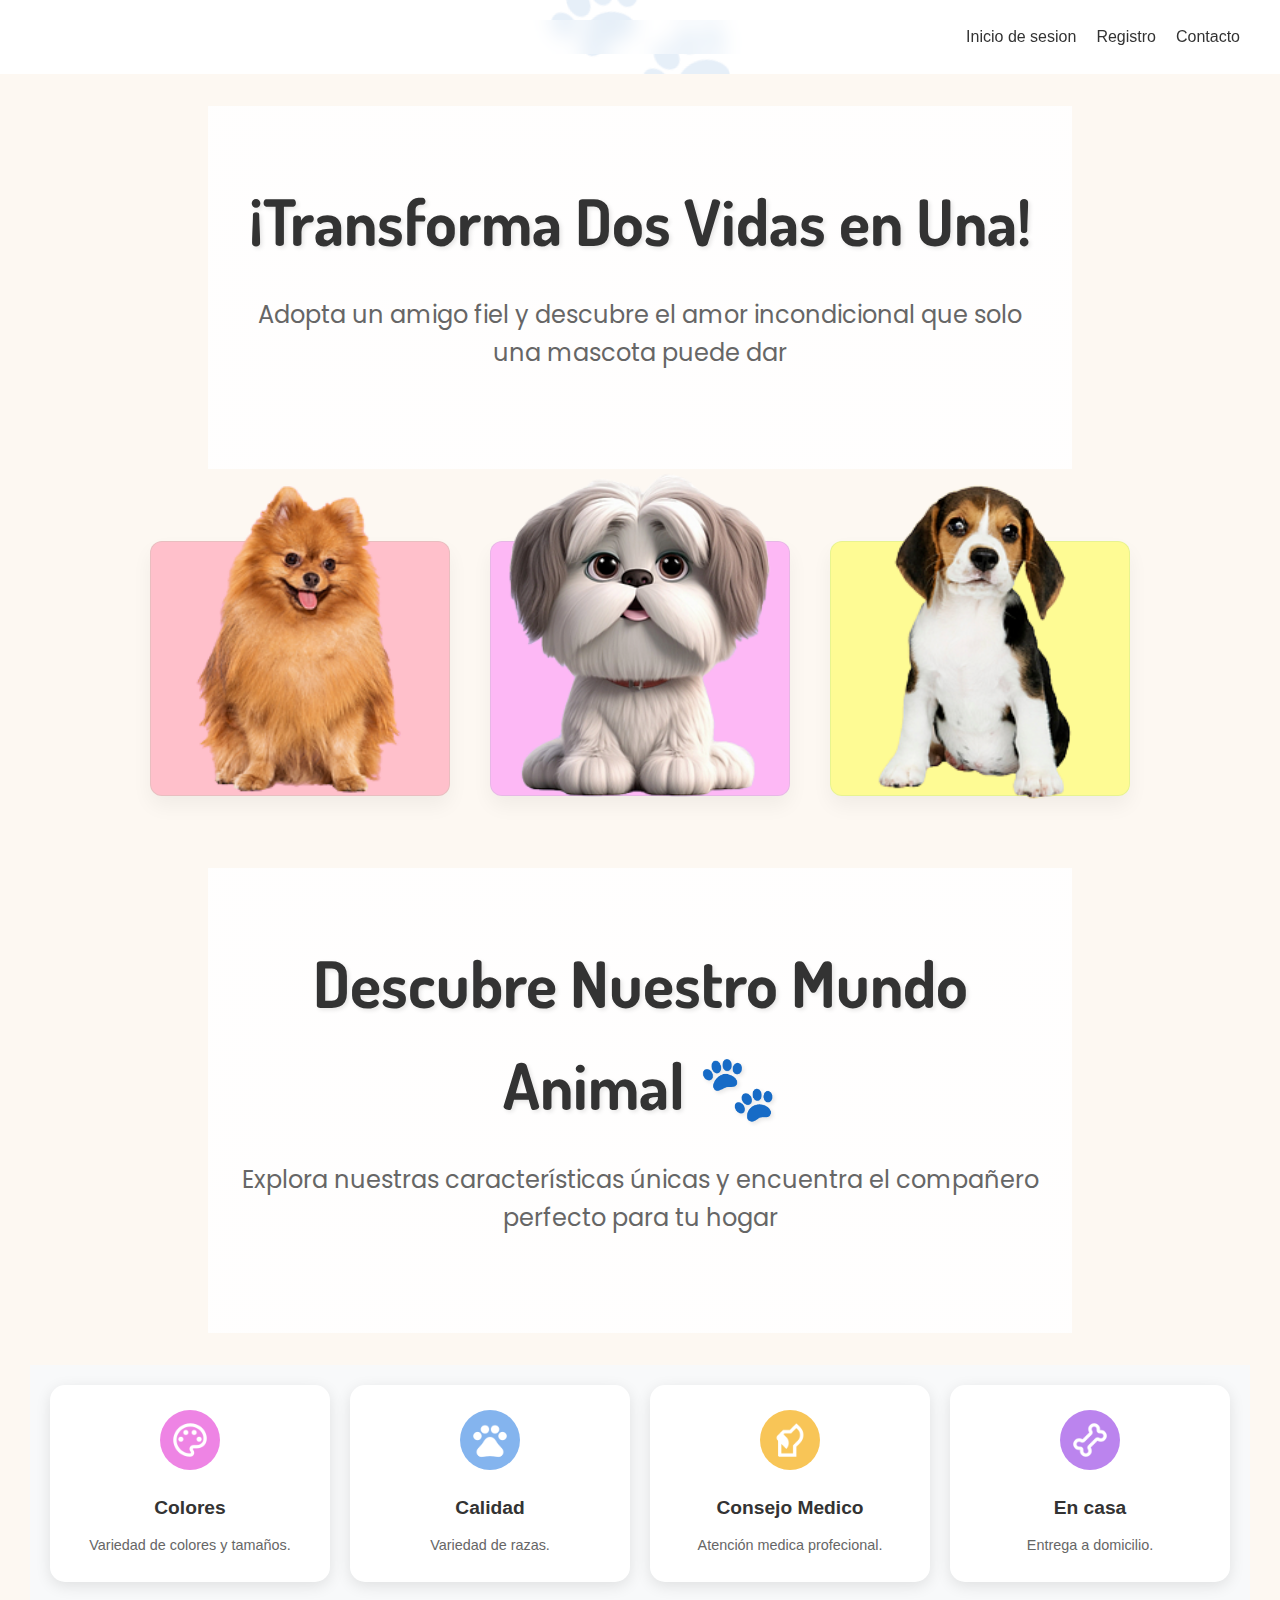
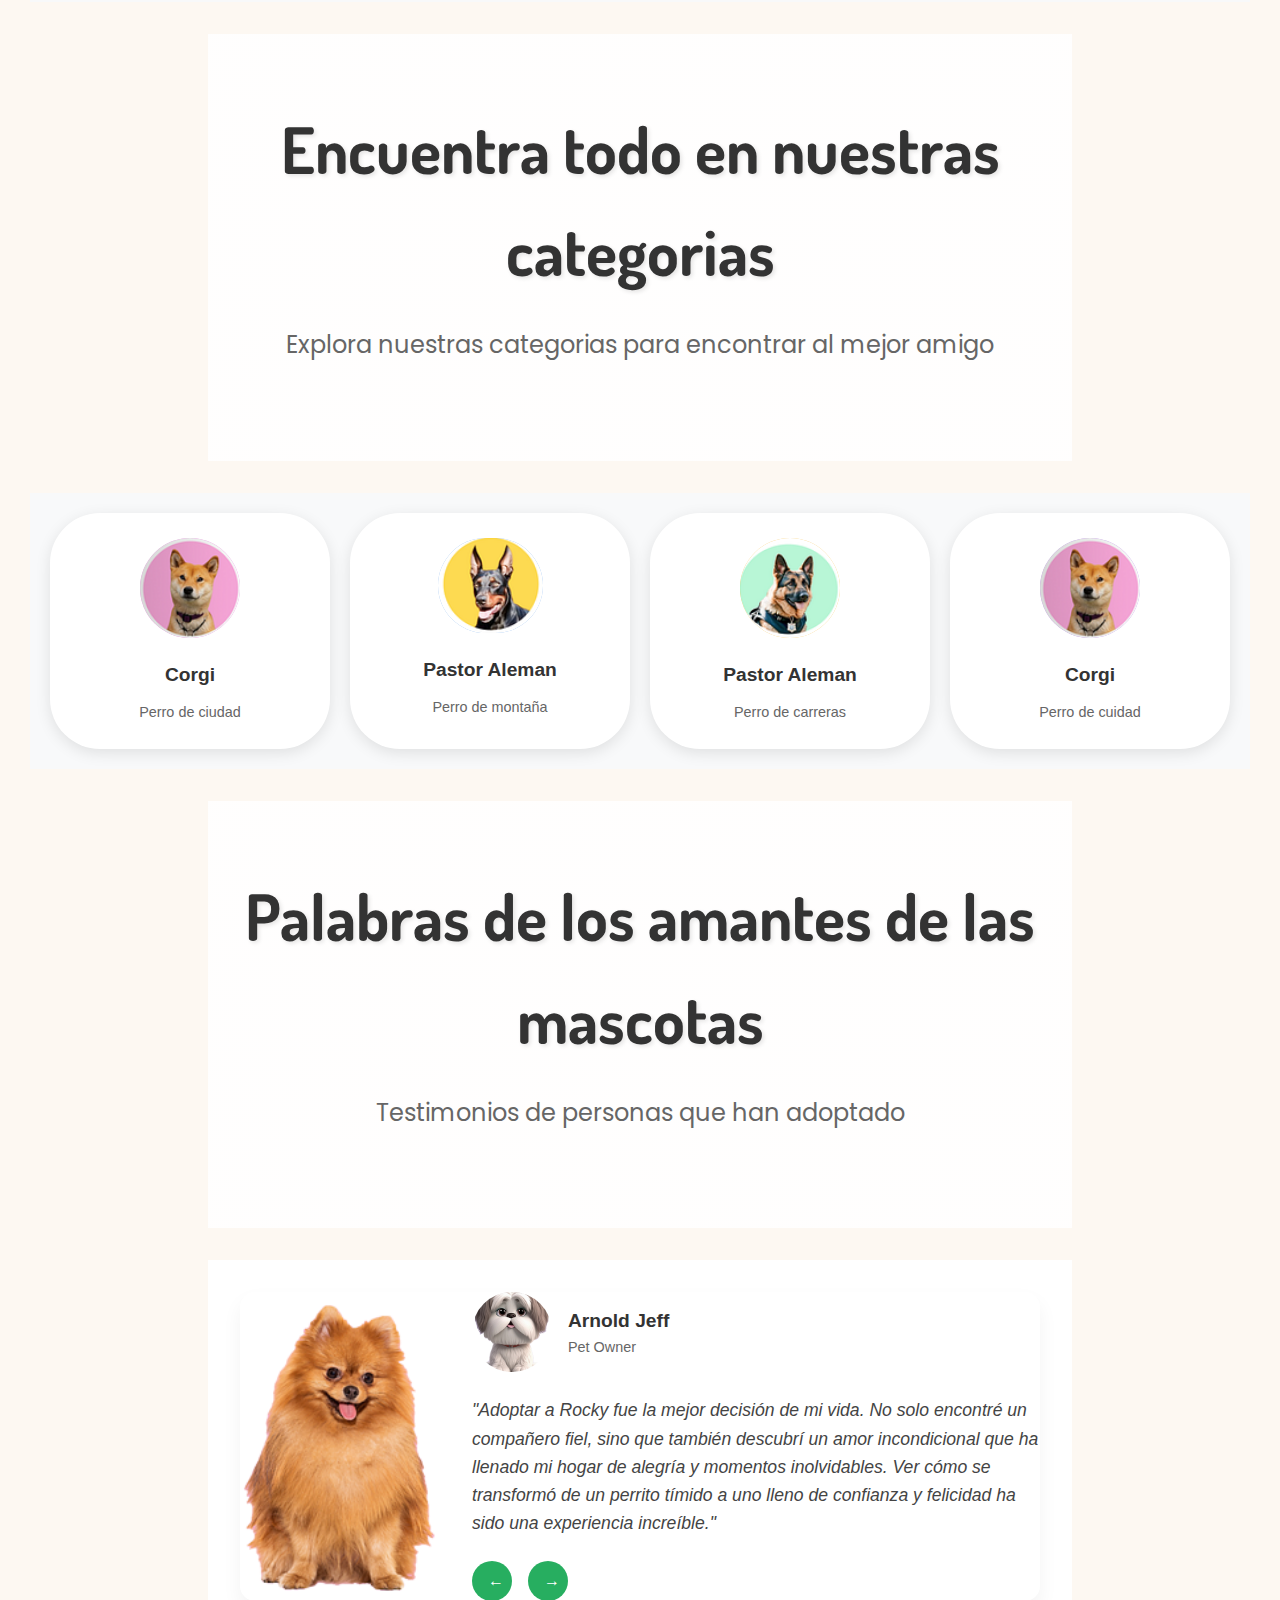
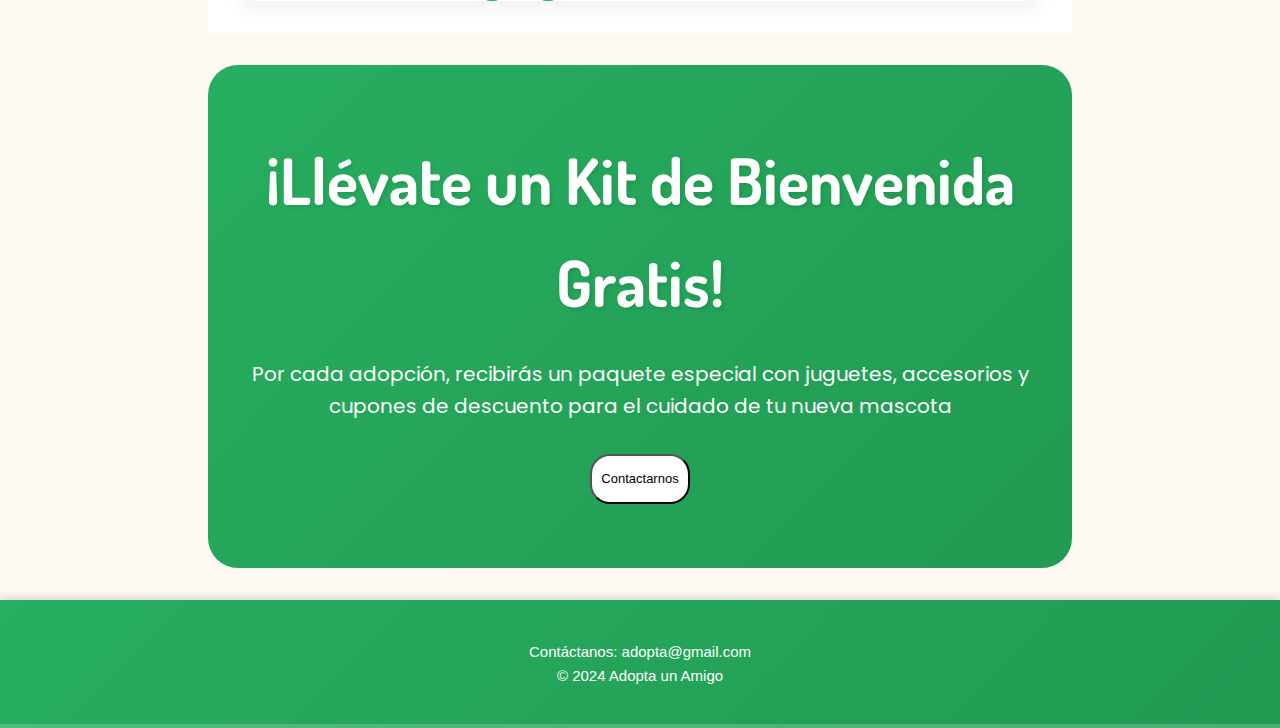
<file: index.html>
<!DOCTYPE html>
<html lang="es">
<head>
    <meta charset="UTF-8">
    <meta name="viewport" content="width=device-width, initial-scale=1.0">
    <title>Adopta un Amigo</title>
    <link rel="stylesheet" href="style.css">
</head>
<body>
    <header>
        <nav class="navbar">
            <div class="logo">
                <span class="logo-text"></span>
            </div>
            <ul class="nav-links">
                <li><a href="./login animado/index.html">Inicio de sesion</a></li>
                <li><a href="./registro/index.html">Registro</a></li>
                <li><a href="./formulario contacto/index.html">Contacto</a></li>
            </ul>
        </nav>
    </header>


<div class="hero-section">
    <div class="paw-background"></div>
    <div class="hero-content">
        <h1>¡Transforma Dos Vidas en Una!</h1>
        <p class="hero-subtitle">Adopta un amigo fiel y descubre el amor incondicional que solo una mascota puede dar</p>
    </div>
</div>

<section class="gallery">
    <div class="card" style="background-color: pink;">
        <img src="./assets/perro.png" alt="">
    </div>
    <div class="card" 
    style="background-color: rgba(255, 0, 255, 0.257);">
        <img src="./assets/perro1.png" alt="">
    </div>
    <div class="card" 
    style="background-color: rgba(255, 255, 0, 0.387);">
        <img src="./assets/perro2.png" alt="">
    </div>
</section>
<div class="hero-section">
    <div class="paw-background"></div>
    <div class="hero-content">
        <h1>Descubre Nuestro Mundo Animal 🐾</h1>
        <p class="hero-subtitle">Explora nuestras características únicas y encuentra el compañero perfecto para tu hogar</p>
    </div>
</div>
<section class="features-section">
    <div class="feature-card">
        <img src="./assets/color.png" alt="Multi-color Pet" style="background-color: rgba(226, 43, 208, 0.58);">
        <h3>Colores</h3>
        <p>Variedad de colores y tamaños.</p>
    </div>
    <div class="feature-card">
        <img src="./assets/pet.png" alt="Quality Pet" style="background-color: rgba(43, 125, 226, 0.58);">
        <h3>Calidad</h3>
        <p>Variedad de razas.</p>
    </div>
    <div class="feature-card">
        <img src="./assets/dog.png" alt="Doctor Advise" style="background-color: rgba(244, 169, 7, 0.679);">
        <h3>Consejo Medico</h3>
        <p>Atención medica profecional.</p>
    </div>
    <div class="feature-card">
        <img src="./assets/bone.png" alt="Home Delivery" style="background-color: rgba(137, 43, 226, 0.58);">
        <h3>En casa</h3>
        <p>Entrega a domicilio.</p>
    </div>
</section>

<div class="hero-section">
    <div class="paw-background"></div>
    <div class="hero-content">
        <h1>Encuentra todo en nuestras categorias</h1>
        <p class="hero-subtitle">Explora nuestras categorias para encontrar al mejor amigo</p>
    </div>
</div>

<section class="features-section">
    <div class="feature-card" style="border-radius: 50px;">
        <img src="./assets/pink.png" alt="Multi-color Pet" style="background-color: rgba(226, 43, 208, 0.58); padding: 0; width: 100px; height: 100px; border-radius: 60px;">
        <h3>Corgi</h3>
        <p>Perro de ciudad</p>
    </div>
    <div class="feature-card" style="border-radius: 50px;">
        <img src="./assets/yellow.png" alt="Quality Pet" style="background-color: rgba(43, 125, 226, 0.58); padding: 0; width: 105px; height: 95px; border-radius: 60px;">
        <h3>Pastor Aleman</h3>
        <p>Perro de montaña</p>
    </div>
    <div class="feature-card" style="border-radius: 50px;">
        <img src="./assets/green.png" alt="Doctor Advise" style="background-color: rgba(244, 169, 7, 0.679); padding: 0; width: 100px; height: 100px; border-radius: 60px;">
        <h3>Pastor Aleman</h3>
        <p>Perro de carreras</p>
    </div>
    <div class="feature-card" style="border-radius: 50px;">
        <img src="./assets/pink.png" alt="Home Delivery" style="background-color: rgba(137, 43, 226, 0.58);padding: 0; width: 100px; height: 100px; border-radius: 60px;">
        <h3>Corgi</h3>
        <p>Perro de cuidad</p>
    </div>
</section>
<div class="hero-section">
    <div class="paw-background"></div>
    <div class="hero-content">
        <h1>Palabras de los amantes de las mascotas</h1>
        <p class="hero-subtitle">Testimonios de personas que han adoptado</p>
    </div>
</div>

<section class="testimonials-section">
    <div class="testimonial-card">
        <div class="testimonial-content">
            <img src="./assets/perro.png" alt="Pet" class="testimonial-img">
            <div class="testimonial-profile">
                <div class="profile-header">
                    <img src="./assets/perro1.png" alt="Pet Owner" class="profile-img">
                    <div class="profile-info">
                        <h3>Arnold Jeff</h3>
                        <p>Pet Owner</p>
                    </div>
                </div>
                <p class="testimonial-text">"Adoptar a Rocky fue la mejor decisión de mi vida. No solo encontré un compañero fiel, sino que también descubrí un amor incondicional que ha llenado mi hogar de alegría y momentos inolvidables. Ver cómo se transformó de un perrito tímido a uno lleno de confianza y felicidad ha sido una experiencia increíble."</p>
                <div class="testimonial-nav">
                    <button class="nav-btn prev">←</button>
                    <button class="nav-btn next">→</button>
                </div>
            </div>
        </div>
    </div>
</section>

<div class="hero-section" style="background: linear-gradient(135deg, #27ae60, #219a52); color: #fff; border-radius: 30px;">
    <div class="paw-background"></div>
    <div class="hero-content">
        <h1 style="color: #fff;">¡Llévate un Kit de Bienvenida Gratis!</h1>
        <p class="hero-subtitle" style="font-size: 20px; color: #fff;">Por cada adopción, recibirás un paquete especial con juguetes, accesorios y cupones de descuento para el cuidado de tu nueva mascota</p>
        <a href="./formulario contacto/index.html"><input type="submit" value="Contactarnos" style="height: 50px; width: 100px; background-color: #fff; border-radius: 20px; font-size: 13px;"></a>
    </div>
</div>
    <footer>
        <p>Contáctanos: adopta@gmail.com</p>
        <p>&copy; 2024 Adopta un Amigo</p>
    </footer>
</body>
</html>
</file>
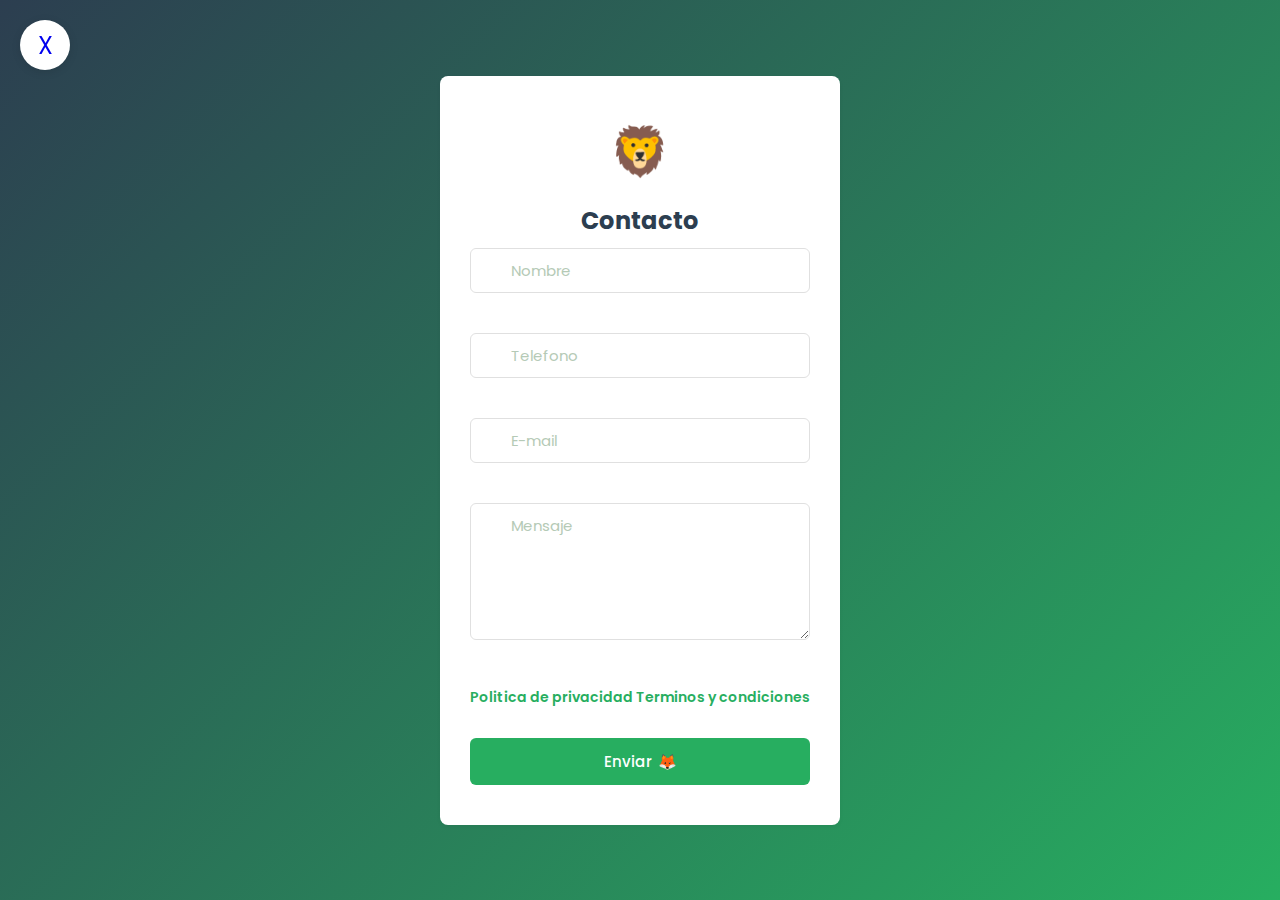
<file: formulario contacto/index.html>
<!DOCTYPE html>
<html lang="en">
<head>
    <meta charset="UTF-8">
    <meta name="viewport" content="width=device-width, initial-scale=1.0, maximum-scale=1.0, user-scalable=no">
    <link rel="stylesheet" href="style.css">
    <title>Formulario contacto</title>
</head>
<body>
    <a href="../index.html" class="back-home">
        <span class="home-icon">X</span>
        <span class="tooltip">Volver al inicio</span>
    </a>
    <form action="https://formsubmit.co/rodricarrera2.0@gmail.com" method="POST">
        <div class="animal-icon">🦁</div>
        <h2>Contacto</h2>
        <div class="input-group">
            <div class="input-container">
                <span class="input-icon"></span>
                <input type="text" id="name" name="name" placeholder="Nombre">
            </div>
            <div class="input-container">
                <span class="input-icon"></span>
                <input type="tel" id="phone" name="phone" placeholder="Telefono">
            </div>
            <div class="input-container">
                <span class="input-icon"></span>
                <input type="email" id="email" name="email" placeholder="E-mail">
            </div>
            <div class="input-container">
                <span class="input-icon"></span>
                <textarea id="message" name="message" cols="30" rows="5" placeholder="Mensaje"></textarea>
            </div>
            <div class="form-txt">
                <a href="#">Politica de privacidad</a>
                <a href="#">Terminos y condiciones</a>
            </div>
            <button type="submit" class="btn">
                <span>Enviar</span>
                <span class="btn-icon">🦊</span>
            </button>
            <input type="hidden" name="_next" value="http://127.0.0.1:5500/index.html">
            <input type="hidden" name="_captcha" value="false">
        </div>
    </form>
</body>
</html>
</file>
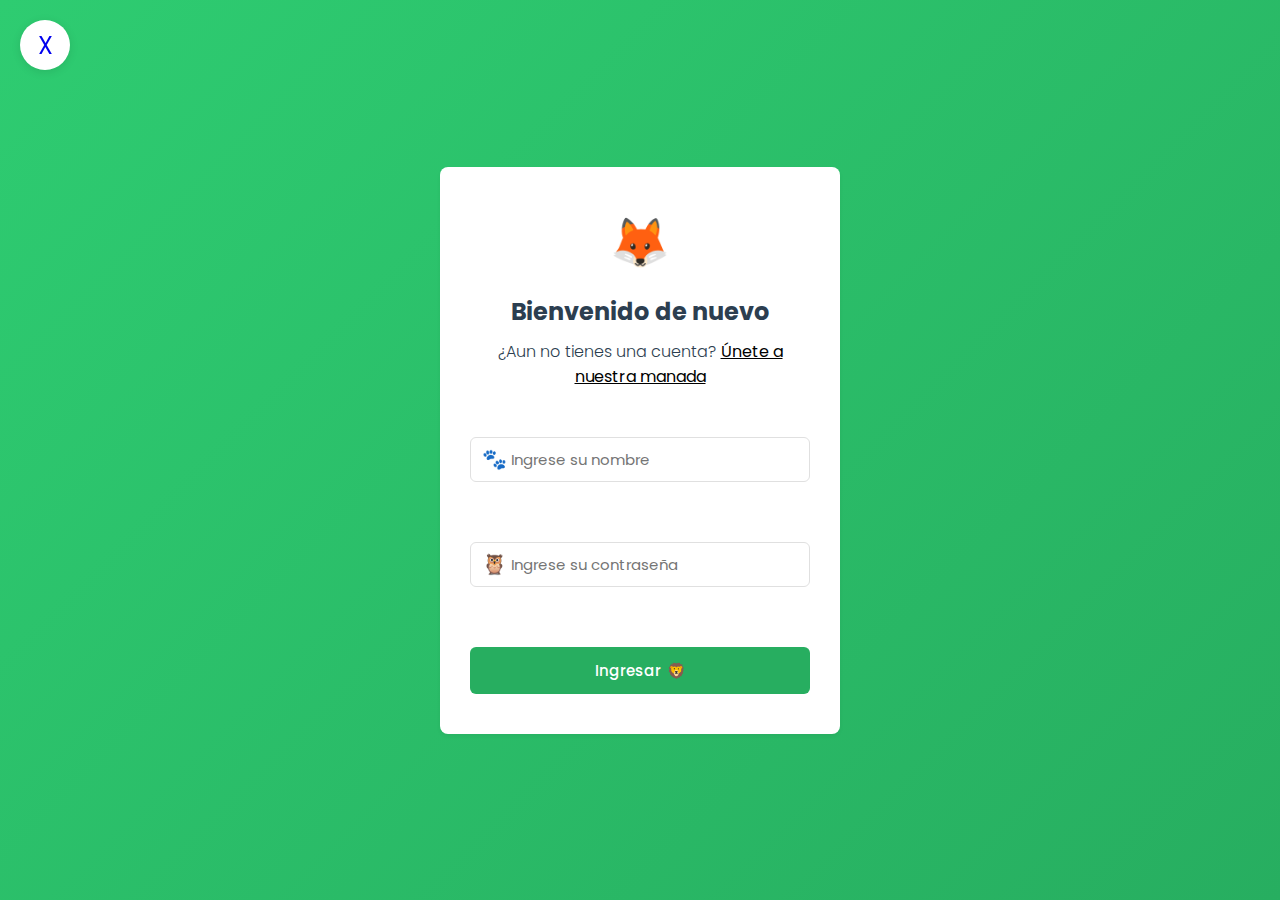
<file: login animado/index.html>
<!DOCTYPE html>
<html lang="en">
<head>
    <meta charset="UTF-8">
    <meta name="viewport" content="width=device-width, initial-scale=1.0">
    <link rel="stylesheet" href="style.css">
    <title>Formulario Login</title>
</head>
<body>
    <a href="../index.html" class="back-home">
        <span class="home-icon">X</span>
        <span class="tooltip">Volver al inicio</span>
    </a>
    <form class="form">
        <div class="animal-icon">🦊</div>
        <h2 class="form_title">Bienvenido de nuevo</h2>
        <p class="form_paragraph">¿Aun no tienes una cuenta? <a href="../registro/index.html" class="form_link">Únete a nuestra manada</a></p>
            <div class="form_container">
                <div class="form_group">
                    <span class="input-icon">🐾</span>
                    <input type="text" id="name" class="form_input" placeholder="Ingrese su nombre">
                    <span class="form_line"></span>
                </div>
            
                <div class="form_group">
                    <span class="input-icon">🦉</span>
                    <input type="password" id="pass" class="form_input" placeholder="Ingrese su contraseña">
                    <span class="form_line"></span>
                </div>
                <button type="submit" class="form_submit">
                    <span>Ingresar</span>
                    <span class="btn-icon">🦁</span>
                </button>
            </div>
    </form>
</body>
</html>
</file>
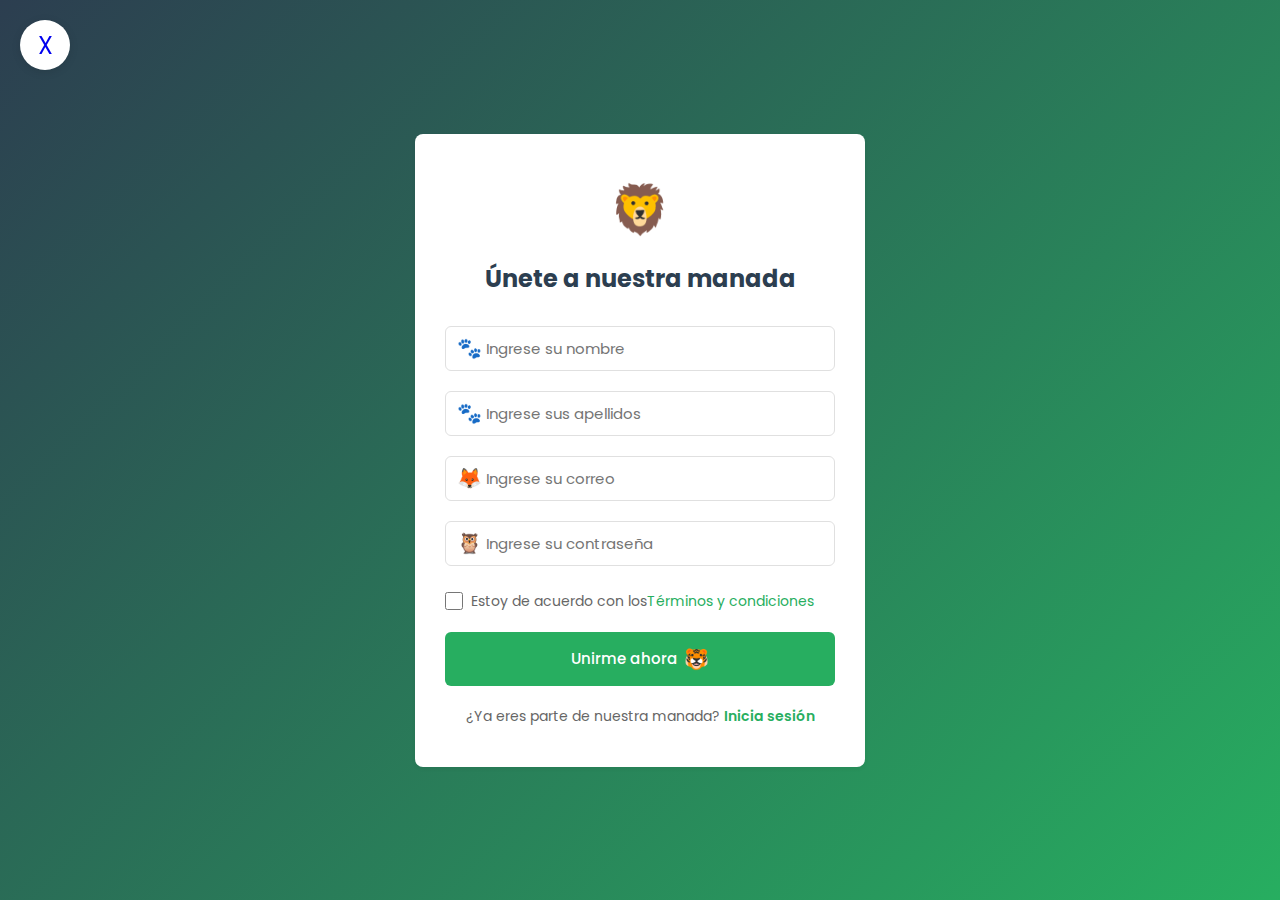
<file: registro/index.html>
<!DOCTYPE html>
<html lang="en">
<head>
    <meta charset="UTF-8">
    <meta name="viewport" content="width=device-width, initial-scale=1.0">
    <link rel="stylesheet" href="style.css">
    <link href="https://fonts.googleapis.com/css2?family=Poppins:wght@400;500;600&display=swap" rel="stylesheet">
    <title>Registro - Animal Kingdom</title>
</head>
<body>
    <a href="../index.html" class="back-home">
        <span class="home-icon">X</span>
        <span class="tooltip">Volver al inicio</span>
    </a>
    <div class="container">
        <section class="form-register">
            <div class="form-header">
                <div class="animal-icon">🦁</div>
                <h2>Únete a nuestra manada</h2>
            </div>
            
            <div class="input-group">
                <div class="input-container">
                    <span class="input-icon">🐾</span>
                    <input class="controls" type="text" name="nombres" id="nombres" placeholder="Ingrese su nombre">
                </div>
                
                <div class="input-container">
                    <span class="input-icon">🐾</span>
                    <input class="controls" type="text" name="apellidos" id="apellidos" placeholder="Ingrese sus apellidos">
                </div>
                
                <div class="input-container">
                    <span class="input-icon">🦊</span>
                    <input class="controls" type="email" name="correo" id="correo" placeholder="Ingrese su correo">
                </div>
                
                <div class="input-container">
                    <span class="input-icon">🦉</span>
                    <input class="controls" type="password" name="contrasena" id="contrasena" placeholder="Ingrese su contraseña">
                </div>
            </div>

            <div class="terms">
                <label class="checkbox-container">
                    <input type="checkbox">
                    <span class="checkmark"></span>
                    Estoy de acuerdo con los <a href="#">Términos y condiciones</a>
                </label>
            </div>

            <button class="submit-btn" type="submit">
                <span class="btn-text">Unirme ahora</span>
                <span class="btn-icon">🐯</span>
            </button>

            <div class="login-link">
                <p>¿Ya eres parte de nuestra manada? <a href="../login animado/index.html">Inicia sesión</a></p>
            </div>
        </section>
    </div>
</body>
</html>
</file>
<file: style.css>
@import url('https://fonts.googleapis.com/css2?family=Poppins:wght@300;400;500;600;700&display=swap');
@import url('https://fonts.googleapis.com/css2?family=Dosis:wght@400;500;600;700&display=swap');
* {
    margin: 0;
    padding: 0;
    box-sizing: border-box;
    font-family: 'Poppins', sans-serif;
}

body {
    display: flex;
    flex-direction: column;
    align-items: center;
    color: #ffffff;
    background-color: #ffffff;
    min-height: 100vh;
    font-family: 'Poppins', sans-serif;
    line-height: 1.6;
    overflow-x: hidden;
}

header {
    text-align: center;
    padding: 20px 20px;
    background: white;
    width: 100%;
    color: #fff;
    position: relative;
    overflow: hidden;
    
}

header::before {
    content: "🐾";
    position: absolute;
    font-size: 150px;
    opacity: 0.1;
    top: 50%;
    left: 50%;
    transform: translate(-50%, -50%) rotate(-15deg);
    z-index: 0;
    animation: float 6s ease-in-out infinite;
}

@keyframes float {
    0%, 100% { transform: translate(-50%, -50%) rotate(-15deg); }
    50% { transform: translate(-50%, -60%) rotate(-15deg); }
}

header h1 {
    font-size: 3em;
    margin-bottom: 15px;
    font-weight: 700;
    text-shadow: 2px 2px 4px rgba(0, 0, 0, 0.1);
    letter-spacing: -0.5px;
}

header p {
    font-size: 1.3em;
    max-width: 600px;
    margin: 0 auto;
    opacity: 0.9;
}

.gallery {
    display: flex;
    flex-wrap: wrap;
    justify-content: center;
    margin: 20px;
}

.card {
    background-color: #fff;
    border-radius: 12px;
    width: 300px;
    height: 255px;
    margin: 20px;
    padding: 10px;
    text-align: center;
    box-shadow: 0 10px 20px rgba(0, 0, 0, 0.05);
    transition: all 0.3s ease;
    border: 1px solid rgba(39, 174, 96, 0.1);
    position: relative;
    overflow: visible;
}

.card img {
    width: 100%;
    border-radius: 8px;
    margin-top: -80px;
    position: relative;
    z-index: 1;
}

.card:hover {
    transform: translateY(-10px);
    box-shadow: 0 15px 30px rgba(39, 174, 96, 0.2);
}

.card h2 {
    font-size: 1.5em;
    color: #27ae60;
}

.card p {
    font-size: 1em;
    color: #666;
    margin: 5px 0;
}

.card button {
    background-color: #27ae60;
    border: none;
    color: #fff;
    padding: 14px 28px;
    border-radius: 30px;
    cursor: pointer;
    font-weight: 600;
    transition: all 0.3s ease;
    font-size: 15px;
    text-transform: uppercase;
    letter-spacing: 0.5px;
    margin-top: 15px;
}

.card button:hover {
    transform: translateY(-2px);
    box-shadow: 0 5px 15px rgba(39, 174, 96, 0.3);
}

footer {
    text-align: center;
    padding: 40px 20px;
    background: linear-gradient(135deg, #27ae60, #219a52);
    color: #fff;
    width: 100%;
    margin-top: auto;
    font-size: 15px;
    position: relative;
    box-shadow: 0 -4px 6px rgba(0, 0, 0, 0.1);
}

footer::after {
    content: "";
    position: absolute;
    bottom: 0;
    left: 0;
    width: 100%;
    height: 4px;
    background: rgba(255, 255, 255, 0.2);
    animation: shine 2s infinite;
}

@keyframes shine {
    0% { transform: translateX(-100%); }
    100% { transform: translateX(100%); }
}

.testimonials-section {
    display: flex;
    justify-content: center;
    padding: 2rem;
    background: #fff;
}

.testimonial-card {
    background: #ffffff;
    border-radius: 15px;
    padding: 0px;
    width: 100%;
    max-width: 800px;
    box-shadow: 0 10px 20px rgba(0, 0, 0, 0.05);
}

.testimonial-content {
    display: flex;
    gap: 2rem;
    align-items: flex-start;
}

.testimonial-img {
    width: 200px;
    height: 300px;
    object-fit: cover;
    border-radius: 15px;
}

.testimonial-profile {
    flex: 1;
    display: flex;
    flex-direction: column;
    align-items: flex-start;
}
.profile-header {
    display: flex;
    align-items: center;
    gap: 1rem;
    margin-bottom: 1.5rem;
}
.profile-img {
    width: 80px;
    height: 80px;
    border-radius: 50%;
    object-fit: cover;
}

.profile-info {
    margin-bottom: 0;
}

.profile-info h3 {
    color: #333;
    margin: 0;
    font-size: 1.2rem;
}

.profile-info p {
    color: #666;
    margin: 0;
    font-size: 0.9rem;
}

.testimonial-text {
    color: #444;
    font-size: 1.1rem;
    line-height: 1.6;
    font-style: italic;
    margin-bottom: 1.5rem;
}

.testimonial-nav {
    display: flex;
    gap: 1rem;
}

.nav-btn {
    background: #27ae60;
    color: white;
    border: none;
    width: 40px;
    height: 40px;
    border-radius: 50%;
    cursor: pointer;
    transition: transform 0.3s ease, background-color 0.3s ease;
}

.nav-btn:hover {
    transform: translateY(-2px);
    background-color: #219a52;
}
/* Estilos globales */
* {
    margin: 0;
    padding: 0;
    box-sizing: border-box;
    font-family: Arial, sans-serif;
}

body {
    background-color: #fdf8f2;
}

/* Navbar */
.navbar {
    display: flex;
    align-items: center;
    justify-content: space-between;
    padding: 4px 20px 4px 5px;
    backdrop-filter: blur(10px);
    position: sticky;
    top: 0;
    z-index: 1000;
}

.logo {
    display: flex;
    align-items: center;
}

.logo-image {
    width: 40px;
    height: 40px;
    margin-right: 8px;
}

.logo-text {
    font-weight: bold;
    font-size: 20px;
    color: #333;
}

.nav-links {
    display: flex;
    list-style: none;
    gap: 20px;
}

.nav-links a {
    text-decoration: none;
    color: #333;
    font-size: 16px;
    font-weight: 500;
}

.nav-links a:hover {
    color: #27ae60;
    position: relative;
}

.nav-links a:hover::after {
    content: '';
    position: absolute;
    width: 100%;
    height: 2px;
    bottom: -4px;
    left: 0;
    background-color: #27ae60;
    transform: scaleX(0);
    transform-origin: bottom right;
    transition: transform 0.3s ease-out;
    animation: expandLine 0.3s forwards;
}

@keyframes expandLine {
    to {
        transform: scaleX(1);
        transform-origin: bottom left;
    }
}

/* Botón de Login */
.login-button {
    display: flex;
    align-items: center;
}

.lock-icon {
    font-size: 18px;
    margin-right: 8px;
    color: #333;
}

button {
    background-color: #333;
    color: #fff;
    border: none;
    padding: 8px 16px;
    font-size: 16px;
    font-weight: bold;
    border-radius: 20px;
    cursor: pointer;
    transition: background-color 0.3s;
}

button:hover {
    background-color: #555;
}
.page {
    display: none;
}
.page.active {
    display: block;
}

.hero-section {
    position: relative;
    padding: 4rem 2rem;
    text-align: center;
    background: linear-gradient(rgba(255, 255, 255, 0.9), rgba(255, 255, 255, 0.9));
    margin: 2rem 0;
    overflow: hidden;
}

.paw-background {
    position: absolute;
    top: 50%;
    left: 50%;
    transform: translate(-50%, -50%);
    width: 300px;
    height: 300px;
    background-size: contain;
    background-repeat: no-repeat;
    opacity: 0.1;
    animation: float 6s ease-in-out infinite;
}

.hero-content {
    position: relative;
    z-index: 1;
    max-width: 800px;
    margin: 0 auto;
}

.hero-content h1 {
    font-family: 'Dosis', sans-serif;
    font-size: 4rem;
    font-weight: 700;
    color: #333;
    margin-bottom: 1.5rem;
    text-shadow: 2px 2px 4px rgba(0, 0, 0, 0.1);
}

.hero-subtitle {
    font-family: 'Poppins', sans-serif;
    font-size: 1.5rem;
    color: #666;
    line-height: 1.6;
    margin-bottom: 2rem;
}

@keyframes float {
    0% {
        transform: translate(-50%, -50%) rotate(0deg);
    }
    50% {
        transform: translate(-50%, -50%) rotate(10deg);
    }
    100% {
        transform: translate(-50%, -50%) rotate(0deg);
    }
}

.category-card {
    background: white;
    border-radius: 15px;
    padding: 20px;
    width: 250px;
    height: 200px;
    margin: 15px;
    display: flex;
    flex-direction: column;
    align-items: center;
    justify-content: center;
    box-shadow: 0 4px 15px rgba(0, 0, 0, 0.1);
    transition: transform 0.3s ease, box-shadow 0.3s ease;
}

.category-card:hover {
    transform: translateY(-5px);
    box-shadow: 0 6px 20px rgba(0, 0, 0, 0.15);
}

.category-card img {
    width: 80px;
    height: 80px;
    margin-bottom: 15px;
    transition: transform 0.3s ease;
}

.category-card:hover img {
    transform: scale(1.1);
}

.category-card h2 {
    color: #333;
    font-size: 1.2em;
    margin-top: 10px;
    font-weight: 600;
}

.features-section {
    display: flex;
    flex-wrap: wrap;
    justify-content: center;
    gap: 20px;
    padding: 20px 20px;
    background: #f8f9fa;
}

.feature-card {
    background: white;
    border-radius: 15px;
    padding: 25px;
    width: 280px;
    text-align: center;
    box-shadow: 0 4px 15px rgba(0, 0, 0, 0.1);
    transition: transform 0.3s ease;
}

.feature-card:hover {
    transform: translateY(-5px);
}

.feature-card img {
    width: 60px;
    height: 60px;
    padding: 10px;
    margin-bottom: 15px;
    border-radius: 30px;
}

.feature-card h3 {
    color: #333;
    margin-bottom: 10px;
    font-size: 1.2em;
}

.feature-card p {
    color: #666;
    font-size: 0.9em;
    line-height: 1.6;
}
</file>
<file: formulario contacto/style.css>
@import url('https://fonts.googleapis.com/css2?family=Poppins:wght@400;500;600&display=swap');

* {
    margin: 0;
    padding: 0;
    box-sizing: border-box;
    font-family: 'Poppins', sans-serif;
}

body{
    min-height: 100vh;
    display: flex;
    align-items: center;
    justify-content: center;
    background: linear-gradient(135deg, #2c3e50, #27ae60);
    padding: 20px;
    position: relative;
    overflow: hidden;
}

body::before {
    content: "🐾";
    position: absolute;
    font-size: 150px;
    opacity: 0.1;
    top: 50%;
    left: 50%;
    transform: translate(-50%, -50%) rotate(-15deg);
    z-index: -1;
    animation: float 6s ease-in-out infinite;
}

form{
    background: #ffffff;
    padding: 40px 30px;
    border-radius: 8px;
    box-shadow: 0 2px 4px rgba(0, 0, 0, 0.05);
    text-align: center;
    width: 90%;
    max-width: 400px;
    position: relative;
    overflow: hidden;
    transform: translateY(0);
    transition: transform 0.3s ease;
    color: #2c3e50;
}

form:hover {
    transform: translateY(-5px);
}

.input-group{
    display: flex;
    flex-direction: column;
    text-align: left;
}

h2{
    color: #2c3e50;
    font-size: 24px;
    margin-bottom: 10px;
}

.animal-icon {
    font-size: 48px;
    margin-bottom: 15px;
    animation: bounce 2s infinite;
}

label{
    color: #283629;
    font-size: 15px;
    font-weight: 600;
    margin-bottom: 15px;
}

input, textarea{
    width: 100%;
    padding: 10px 12px 10px 40px;
    border-radius: 6px;
    margin-bottom: 20px;
    background: white;
    border: 1px solid #e0e0e0;
    outline: none;
    font-size: 15px;
    color: #2c3e50;
    transition: all 0.2s ease;
}

input:focus, textarea:focus {
    border-color: #27ae60;
    box-shadow: 0 0 0 3px rgba(39, 174, 96, 0.2);
}

.input-container {
    position: relative;
    margin-bottom: 20px;
}

.input-icon {
    position: absolute;
    left: 12px;
    top: 50%;
    transform: translateY(-50%);
    font-size: 18px;
    transition: transform 0.3s ease;
    display: flex;
    align-items: center;
}

.input-container:focus-within .input-icon {
    transform: translateY(-50%) scale(1.1);
}

input::placeholder, textarea::placeholder{
    color: #b5cab6;
}

.form-txt{
    margin-bottom: 30px;
    display: flex;
    justify-content: space-between;
    text-align: center;
}

.form-txt a{
    color: #27ae60;
    font-size: 14px;
    font-weight: 600;
    text-decoration: none;
}

.btn{
    width: 100%;
    padding: 12px;
    border: none;
    border-radius: 6px;
    background: #27ae60;
    color: white;
    font-size: 15px;
    font-weight: 500;
    cursor: pointer;
    display: flex;
    align-items: center;
    justify-content: center;
    gap: 6px;
    transition: all 0.2s ease;
}

.btn:hover{
    background: #219a52;
    transform: translateY(-2px);
}

@keyframes bounce {
    0%, 100% { transform: translateY(0); }
    50% { transform: translateY(-10px); }
}

@media (max-width: 991px) {
    body {
        padding: 15px;
    }
    
    form {
        padding: 30px 20px;
        width: 100%;
        margin: 10px;
    }
    
    input, textarea {
        padding: 12px 12px 12px 35px;
        font-size: 14px;
    }
    
    .form-txt {
        flex-direction: column;
        gap: 10px;
        align-items: center;
    }
    
    h2 {
        font-size: 20px;
    }
    
    .animal-icon {
        font-size: 36px;
    }
    
    .btn {
        padding: 10px;
        font-size: 14px;
    }
}

@media (max-width: 480px) {
    body {
        padding: 10px;
    }
    
    form {
        padding: 20px 15px;
    }
    
    .back-home {
        top: 10px;
        left: 10px;
        width: 40px;
        height: 40px;
    }
    
    .home-icon {
        font-size: 20px;
    }
    
    .input-container {
        margin-bottom: 15px;
    }
    
    input, textarea {
        margin-bottom: 10px;
    }
    
    .tooltip {
        display: none;
    }
}

.back-home {
    position: fixed;
    top: 20px;
    left: 20px;
    background: white;
    width: 50px;
    height: 50px;
    border-radius: 50%;
    display: flex;
    align-items: center;
    justify-content: center;
    text-decoration: none;
    box-shadow: 0 2px 10px rgba(0, 0, 0, 0.1);
    transition: all 0.3s ease;
    cursor: pointer;
}

.home-icon {
    font-size: 24px;
}

.back-home:hover {
    transform: translateY(-3px);
    box-shadow: 0 5px 15px rgba(0, 0, 0, 0.2);
}

.back-home:hover .tooltip {
    opacity: 1;
    visibility: visible;
}

.tooltip {
    position: absolute;
    bottom: -30px;
    background: rgba(0, 0, 0, 0.8);
    color: white;
    padding: 5px 10px;
    border-radius: 5px;
    font-size: 12px;
    opacity: 0;
    visibility: hidden;
    transition: all 0.3s ease;
    white-space: nowrap;
}
</file>
<file: login animado/style.css>
@import url('https://fonts.googleapis.com/css2?family=Poppins:wght@400;500;600&display=swap');
*{
    margin: 0;
    padding: 0;
    box-sizing: border-box;
    font-family: 'Poppins', sans-serif;
}

body{
    min-height: 100vh;
    display: flex;
    align-items: center;
    justify-content: center;
    background: linear-gradient(135deg, #2ecc71, #27ae60);
    padding: 20px;
    position: relative;
    overflow: hidden;
}

body::before {
    content: "🐾";
    position: absolute;
    font-size: 150px;
    opacity: 0.1;
    top: 50%;
    left: 50%;
    transform: translate(-50%, -50%) rotate(-15deg);
    z-index: -1;
    animation: float 6s ease-in-out infinite;
}

.form{
    background: #ffffff;
    margin: auto;
    width: 90%;
    max-width: 400px;
    padding: 40px 30px;
    border-radius: 8px;
    box-shadow: 0 2px 4px rgba(0, 0, 0, 0.05);
    text-align: center;
    position: relative;
    transform: translateY(0);
    transition: transform 0.3s ease;
    color: #2c3e50;
}

.form:hover {
    transform: translateY(-5px);
}

.form_title{
    font-size: 24px;
    color: #2c3e50;
    margin-bottom: 10px;
}

.animal-icon {
    font-size: 48px;
    margin-bottom: 15px;
    animation: bounce 2s infinite;
}
/*
Nota usar "rem" cuando se requiere un diseño predecible y consistente en una pagina 
Usar "em" cuando se necesita que los elementos hereden tamaños relativos a sus contenido 
*/

.form_paragraph{
    font-weight: 300;
}

.form_link{
    font-weight: 400;
    color: #000;
}

.form_container{
    margin-top: 3em;
    display: grid;
    gap: 2.5em;
}

.form_group{
    position: relative;
    --color: #5757577e;
    margin-bottom: 20px;
}

.input-icon {
    position: absolute;
    left: 12px;
    top: 50%;
    transform: translateY(-50%);
    font-size: 20px;
    transition: transform 0.3s ease;
}

.form_group:focus-within .input-icon {
    transform: translateY(-50%) scale(1.1);
}

.form_input{
    width: 100%;
    background: white;
    color: #2c3e50;
    font-size: 15px;
    padding: 10px 40px;
    border: 1px solid #e0e0e0;
    border-radius: 6px;
    outline: none;
    transition: all 0.2s ease;
}

.form_input:focus {
    border-color: #27ae60;
    box-shadow: 0 0 0 3px rgba(39, 174, 96, 0.2);
}

.form_input:focus + .form_label, .form_input:not(:placeholder-shown)+.form_label{
    transform: translateY(-25px) scale(.8);
    transform-origin: left top;
    color: #27ae60;
}

.form_label{
    color: var(--color);
    cursor: pointer;
    position: absolute;
    top: 0;
    left: 5px;
    transform: translateY(10px);
    transition: transform .5s, color .3s;
}

.form_submit{
    width: 100%;
    padding: 12px;
    border: none;
    border-radius: 6px;
    background: #27ae60;
    color: white;
    font-size: 15px;
    font-weight: 500;
    cursor: pointer;
    display: flex;
    align-items: center;
    justify-content: center;
    gap: 6px;
    transition: all 0.2s ease;
}

.form_submit:hover {
    background: #219a52;
    transform: translateY(-2px);
}

.form_line{
    position: absolute;
    bottom: 0;
    left: 0;
    width: 100%;
    height: 2px;
    background-color: #81b29a;
    transform: scale(0);
    transform-origin: left bottom;
    transition: transform .4s;
}

@keyframes bounce {
    0%, 100% { transform: translateY(0); }
    50% { transform: translateY(-10px); }
}

.form_input:focus ~.form_line, .form_input:not(:placeholder-shown) ~ .form_line{
    transform: scale(1);
}

@media (max-width:425px){
    .form_title{
        font-size: 1.8rem;
    }
}

.back-home {
    position: fixed;
    top: 20px;
    left: 20px;
    background: white;
    width: 50px;
    height: 50px;
    border-radius: 50%;
    display: flex;
    align-items: center;
    justify-content: center;
    text-decoration: none;
    box-shadow: 0 2px 10px rgba(0, 0, 0, 0.1);
    transition: all 0.3s ease;
    cursor: pointer;
}

.home-icon {
    font-size: 24px;
}

.back-home:hover {
    transform: translateY(-3px);
    box-shadow: 0 5px 15px rgba(0, 0, 0, 0.2);
}

.back-home:hover .tooltip {
    opacity: 1;
    visibility: visible;
}

.tooltip {
    position: absolute;
    bottom: -30px;
    background: rgba(0, 0, 0, 0.8);
    color: white;
    padding: 5px 10px;
    border-radius: 5px;
    font-size: 12px;
    opacity: 0;
    visibility: hidden;
    transition: all 0.3s ease;
    white-space: nowrap;
}
</file>
<file: registro/style.css>
* {
    margin: 0;
    padding: 0;
    box-sizing: border-box;
    font-family: 'Poppins', sans-serif;
}

body {
    min-height: 100vh;
    display: flex;
    align-items: center;
    justify-content: center;
    background: linear-gradient(135deg, #2c3e50, #27ae60);
    padding: 20px;
}

.container {
    width: 100%;
    max-width: 450px;
}

.form-register {
    background: #ffffff;
    padding: 40px 30px;
    border-radius: 8px;
    box-shadow: 0 2px 4px rgba(0, 0, 0, 0.05);
    color: #2c3e50;
    transform: translateY(0);
    transition: transform 0.3s ease;
}

.form-register:hover {
    transform: translateY(-5px);
}

.form-header {
    text-align: center;
    margin-bottom: 30px;
}

.animal-icon {
    font-size: 48px;
    margin-bottom: 15px;
    animation: bounce 2s infinite;
}

.form-header h2 {
    font-size: 24px;
    color: #2c3e50;
    margin-bottom: 10px;
}

.input-group {
    margin-bottom: 25px;
}

.input-container {
    position: relative;
    margin-bottom: 20px;
}

.input-icon {
    position: absolute;
    left: 12px;
    top: 50%;
    transform: translateY(-50%);
    font-size: 20px;
    transition: transform 0.3s ease;
}

.input-container:focus-within .input-icon {
    transform: translateY(-50%) scale(1.1);
}

.controls {
    width: 100%;
    padding: 10px 40px;
    border: 1px solid #e0e0e0;
    border-radius: 6px;
    font-size: 15px;
    color: #2c3e50;
    background: white;
    transition: all 0.2s ease;
}

.controls:focus {
    border-color: #27ae60;
    outline: none;
    box-shadow: 0 0 0 3px rgba(39, 174, 96, 0.2);
}

.terms {
    margin: 20px 0;
}

.checkbox-container {
    display: flex;
    align-items: center;
    cursor: pointer;
    font-size: 14px;
    color: #666;
}

.checkbox-container input[type="checkbox"] {
    margin-right: 8px;
    width: 18px;
    height: 18px;
    cursor: pointer;
}

.checkbox-container a {
    color: #27ae60;
    text-decoration: none;
}

.checkbox-container a:hover {
    text-decoration: underline;
}

.submit-btn {
    width: 100%;
    padding: 12px;
    border: none;
    border-radius: 6px;
    background: #27ae60;
    color: white;
    font-size: 15px;
    font-weight: 500;
    cursor: pointer;
    display: flex;
    align-items: center;
    justify-content: center;
    gap: 6px;
    transition: all 0.2s ease;
}

.submit-btn:hover {
    background: #219a52;
    transform: translateY(-2px);
}

.btn-icon {
    font-size: 20px;
}

.login-link {
    text-align: center;
    margin-top: 20px;
    font-size: 14px;
    color: #666;
}

.login-link a {
    color: #27ae60;
    text-decoration: none;
    font-weight: 600;
}

.login-link a:hover {
    text-decoration: underline;
}

@keyframes bounce {
    0%, 100% {
        transform: translateY(0);
    }
    50% {
        transform: translateY(-10px);
    }
}

@media (max-width: 480px) {
    .form-register {
        padding: 30px 20px;
    }
    
    .form-header h2 {
        font-size: 20px;
    }
    
    .controls {
        font-size: 14px;
    }
}
.back-home {
    position: fixed;
    top: 20px;
    left: 20px;
    background: white;
    width: 50px;
    height: 50px;
    border-radius: 50%;
    display: flex;
    align-items: center;
    justify-content: center;
    text-decoration: none;
    box-shadow: 0 2px 10px rgba(0, 0, 0, 0.1);
    transition: all 0.3s ease;
    cursor: pointer;
}

.home-icon {
    font-size: 24px;
}

.back-home:hover {
    transform: translateY(-3px);
    box-shadow: 0 5px 15px rgba(0, 0, 0, 0.2);
}

.back-home:hover .tooltip {
    opacity: 1;
    visibility: visible;
}

.tooltip {
    position: absolute;
    bottom: -30px;
    background: rgba(0, 0, 0, 0.8);
    color: white;
    padding: 5px 10px;
    border-radius: 5px;
    font-size: 12px;
    opacity: 0;
    visibility: hidden;
    transition: all 0.3s ease;
    white-space: nowrap;
}
</file>
